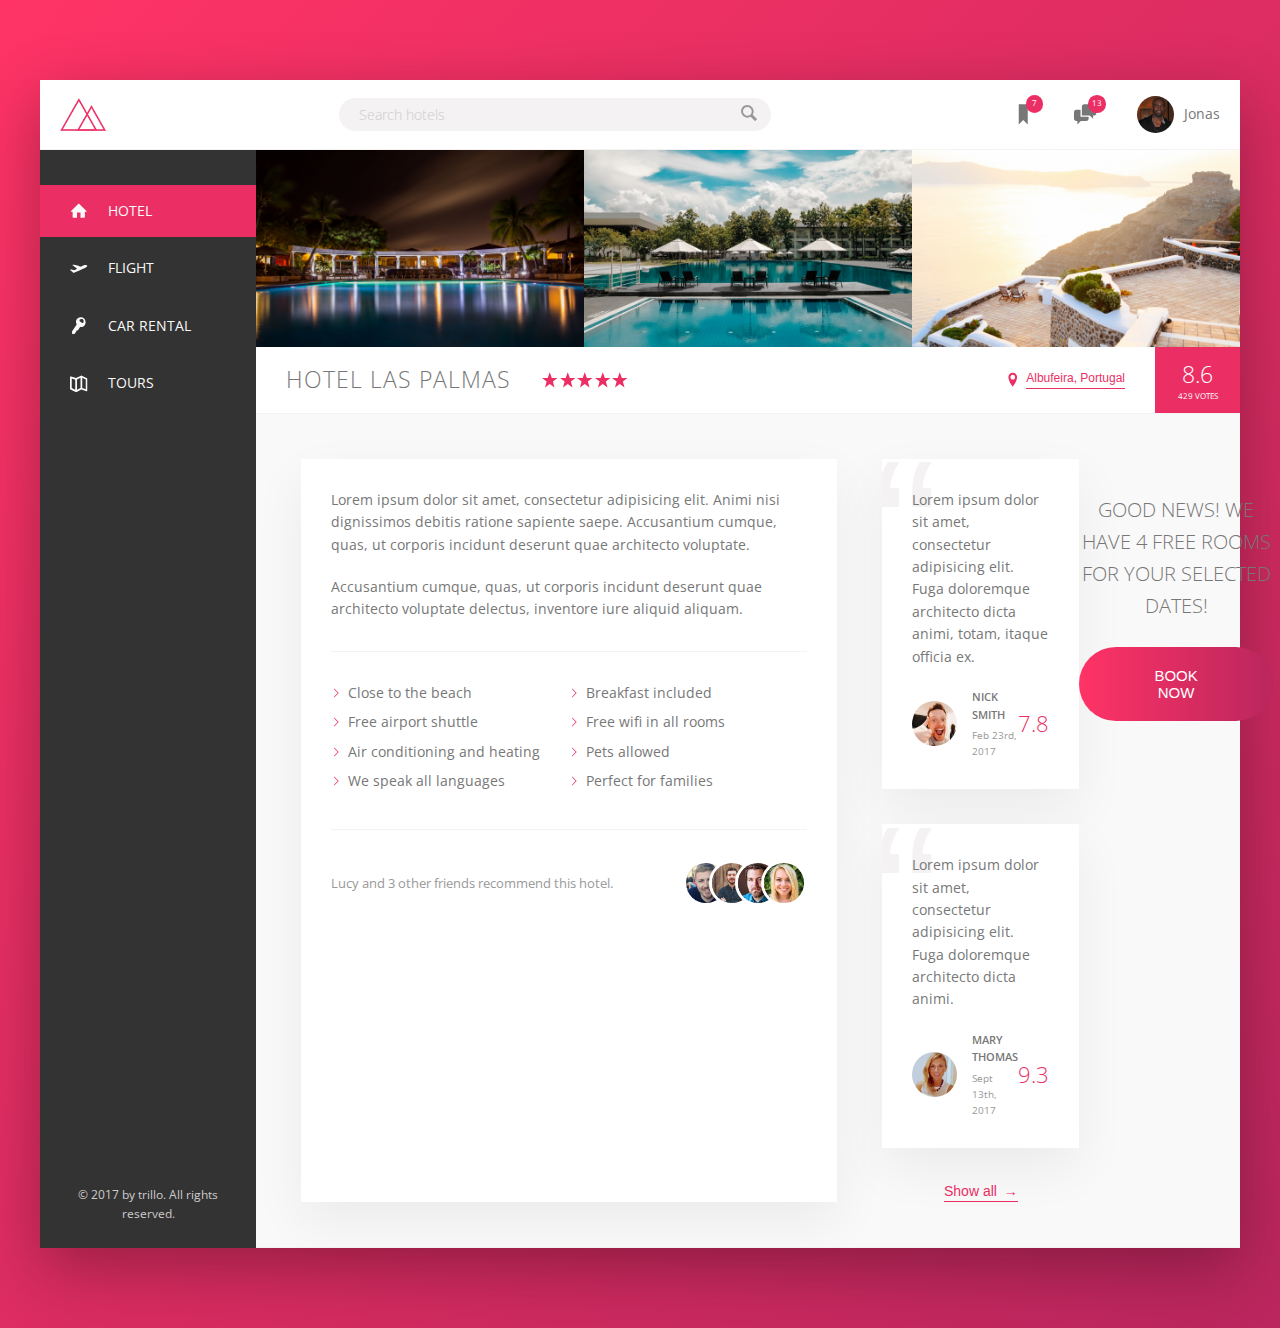
<file: index.html>
<!DOCTYPE html>
<html lang="en">
    <head>
        <meta charset="UTF-8">
        <meta name="viewport" content="width=device-width, initial-scale=1.0">
        
        <link href="https://fonts.googleapis.com/css?family=Open+Sans:300,400,600" rel="stylesheet">
        <link rel="stylesheet" href="css/style.css">
        <link rel="shortcut icon" type="image/png" href="img/favicon.png">
        
        <title>Trillo &mdash; Your all-in-one booking app</title>
    </head>
    <body>
        <div class="container">
            <header class="header">
                <img src="img/logo.png" alt="trillo logo" class="logo">

                <form action="#" class="search">
                    <input type="text" class="search__input" placeholder="Search hotels">
                    <button class="search__button">
                        <svg class="search__icon">
                            <use xlink:href="img/sprite.svg#icon-magnifying-glass"></use>
                        </svg>
                    </button>
                </form>

                <nav class="user-nav">
                    <div class="user-nav__icon-box">
                        <svg class="user-nav__icon">
                            <use xlink:href="img/sprite.svg#icon-bookmark"></use>
                        </svg>
                        <span class="user-nav__notification">7</span>
                    </div>
                    <div class="user-nav__icon-box">
                        <svg class="user-nav__icon">
                            <use xlink:href="img/sprite.svg#icon-chat"></use>
                        </svg>
                        <span class="user-nav__notification">13</span>
                    </div>
                    <div class="user-nav__user">
                        <img src="img/user.jpg" alt="User photo" class="user-nav__user-photo">
                        <span class="user-nav__user-name">Jonas</span>
                    </div>
                </nav>
            </header>


            <div class="content">
                <nav class="sidebar">
                    <ul class="side-nav">
                        <li class="side-nav__item side-nav__item--active">
                            <a href="#" class="side-nav__link">
                                <svg class="side-nav__icon">
                                    <use xlink:href="img/sprite.svg#icon-home"></use>
                                </svg>
                                <span>Hotel</span>
                            </a>
                        </li>
                        <li class="side-nav__item">
                            <a href="#" class="side-nav__link">
                                <svg class="side-nav__icon">
                                    <use xlink:href="img/sprite.svg#icon-aircraft-take-off"></use>
                                </svg>
                                <span>Flight</span>
                            </a>
                        </li>
                        <li class="side-nav__item">
                            <a href="#" class="side-nav__link">
                                <svg class="side-nav__icon">
                                    <use xlink:href="img/sprite.svg#icon-key"></use>
                                </svg>
                                <span>Car rental</span>
                            </a>
                        </li>
                        <li class="side-nav__item">
                            <a href="#" class="side-nav__link">
                                <svg class="side-nav__icon">
                                    <use xlink:href="img/sprite.svg#icon-map"></use>
                                </svg>
                                <span>Tours</span>
                            </a>
                        </li>
                    </ul>

                    <div class="legal">
                        &copy; 2017 by trillo. All rights reserved.
                    </div>
                </nav>



                <main class="hotel-view">
                    <div class="gallery">
                        <figure class="gallery__item">
                            <img src="img/hotel-1.jpg" alt="Photo of hotel 1" class="gallery__photo">
                        </figure>
                        <figure class="gallery__item">
                            <img src="img/hotel-2.jpg" alt="Photo of hotel 2" class="gallery__photo">
                        </figure>
                        <figure class="gallery__item">
                            <img src="img/hotel-3.jpg" alt="Photo of hotel 3" class="gallery__photo">
                        </figure>
                    </div>

                    <div class="overview">
                        <h1 class="overview__heading">
                            Hotel Las Palmas
                        </h1>

                        <div class="overview__stars">
                            <svg class="overview__icon-star">
                                <use xlink:href="img/sprite.svg#icon-star"></use>
                            </svg>
                            <svg class="overview__icon-star">
                                <use xlink:href="img/sprite.svg#icon-star"></use>
                            </svg>
                            <svg class="overview__icon-star">
                                <use xlink:href="img/sprite.svg#icon-star"></use>
                            </svg>
                            <svg class="overview__icon-star">
                                <use xlink:href="img/sprite.svg#icon-star"></use>
                            </svg>
                            <svg class="overview__icon-star">
                                <use xlink:href="img/sprite.svg#icon-star"></use>
                            </svg>
                        </div>

                        <div class="overview__location">
                            <svg class="overview__icon-location">
                                <use xlink:href="img/sprite.svg#icon-location-pin"></use>
                            </svg>
                            <button class="btn-inline">Albufeira, Portugal</button>
                        </div>

                        <div class="overview__rating">
                            <div class="overview__rating-average">8.6</div>
                            <div class="overview__rating-count">429 votes</div>
                        </div>
                    </div>

                    <div class="detail">
                        <div class="description">
                            <p class="paragraph">
                                Lorem ipsum dolor sit amet, consectetur adipisicing elit. Animi nisi dignissimos debitis ratione sapiente saepe. Accusantium cumque, quas, ut corporis incidunt deserunt quae architecto voluptate.
                            </p>
                            <p class="paragraph">
                                Accusantium cumque, quas, ut corporis incidunt deserunt quae architecto voluptate delectus, inventore iure aliquid aliquam.
                            </p>
                            <ul class="list">
                                <li class="list__item">Close to the beach</li>
                                <li class="list__item">Breakfast included</li>
                                <li class="list__item">Free airport shuttle</li>
                                <li class="list__item">Free wifi in all rooms</li>
                                <li class="list__item">Air conditioning and heating</li>
                                <li class="list__item">Pets allowed</li>
                                <li class="list__item">We speak all languages</li>
                                <li class="list__item">Perfect for families</li>
                            </ul>
                            <div class="recommend">
                                <p class="recommend__count">
                                    Lucy and 3 other friends recommend this hotel.
                                </p>
                                <div class="recommend__friends">
                                    <img src="img/user-3.jpg" alt="Friend 1" class="recommend__photo">
                                    <img src="img/user-4.jpg" alt="Friend 2" class="recommend__photo">
                                    <img src="img/user-5.jpg" alt="Friend 3" class="recommend__photo">
                                    <img src="img/user-6.jpg" alt="Friend 4" class="recommend__photo">
                                </div>
                            </div>
                        </div>

                        <div class="user-reviews">
                            <figure class="review">
                                <blockquote class="review__text">
                                    Lorem ipsum dolor sit amet, consectetur adipisicing elit. Fuga doloremque architecto dicta animi, totam, itaque officia ex.
                                </blockquote>
                                <figcaption class="review__user">
                                    <img src="img/user-1.jpg" alt="User 1" class="review__photo">
                                    <div class="review__user-box">
                                        <p class="review__user-name">Nick Smith</p>
                                        <p class="review__user-date">Feb 23rd, 2017</p>
                                    </div>
                                    <div class="review__rating">7.8</div>
                                </figcaption>
                            </figure>

                            <figure class="review">
                                <blockquote class="review__text">
                                    Lorem ipsum dolor sit amet, consectetur adipisicing elit. Fuga doloremque architecto dicta animi.
                                </blockquote>
                                <figcaption class="review__user">
                                    <img src="img/user-2.jpg" alt="User 1" class="review__photo">
                                    <div class="review__user-box">
                                        <p class="review__user-name">Mary Thomas</p>
                                        <p class="review__user-date">Sept 13th, 2017</p>
                                    </div>
                                    <div class="review__rating">9.3</div>
                                </figcaption>
                            </figure>

                            <button class="btn-inline">Show all <span>&rarr;</span></button>
                        </div>

                        <div class="cta">
                            <h2 class="cta__book-now">
                                Good news! We have 4 free rooms for your selected dates!
                            </h2>
                            <button class="btn">
                                <span class="btn__visible">Book now</span>
                                <span class="btn__invisible">Only 4 rooms left</span>
                            </button>
                        </div>

                    </div>


                </main>
            </div>
        </div>
    </body>
</html>
</file>
<file: css/style.css>
:root{--color-primary:#eb2f64;--color-primary-light:#FF3366;--color-primary-dark:#BA265D;--color-grey-light-1:#faf9f9;--color-grey-light-2:#f4f2f2;--color-grey-light-3:#f0eeee;--color-grey-light-4:#ccc;--color-grey-dark-1:#333;--color-grey-dark-2:#777;--color-grey-dark-3:#999;--shadow-dark:0 2rem 6rem rgba(0,0,0,0.3);--shadow-light:0 2rem 5rem rgba(0,0,0,0.06);--line:1px solid var(--color-grey-light-2)}*{margin:0;padding:0}*,*::before,*::after{-webkit-box-sizing:inherit;box-sizing:inherit}html{-webkit-box-sizing:border-box;box-sizing:border-box;font-size:62.5%}@media only screen and (max-width: 68.75em){html{font-size:50%}}body{font-family:'Open Sans', sans-serif;font-weight:400;line-height:1.6;color:var(--color-grey-dark-2);background-image:-webkit-gradient(linear, left top, right bottom, from(var(--color-primary-light)), to(var(--color-primary-dark)));background-image:linear-gradient(to right bottom, var(--color-primary-light), var(--color-primary-dark));background-size:cover;background-repeat:no-repeat;min-height:100vh}.container{max-width:120rem;margin:8rem auto;background-color:var(--color-grey-light-1);-webkit-box-shadow:var(--shadow-dark);box-shadow:var(--shadow-dark);min-height:50rem}@media only screen and (max-width: 75em){.container{margin:0;max-width:100%;width:100%}}.header{font-size:1.4rem;height:7rem;background-color:#fff;border-bottom:var(--line);display:-webkit-box;display:-ms-flexbox;display:flex;-webkit-box-pack:justify;-ms-flex-pack:justify;justify-content:space-between;-webkit-box-align:center;-ms-flex-align:center;align-items:center}@media only screen and (max-width: 31.25em){.header{-ms-flex-wrap:wrap;flex-wrap:wrap;-ms-flex-line-pack:distribute;align-content:space-around;height:11rem}}.content{display:-webkit-box;display:-ms-flexbox;display:flex}@media only screen and (max-width: 56.25em){.content{-webkit-box-orient:vertical;-webkit-box-direction:normal;-ms-flex-direction:column;flex-direction:column}}.sidebar{background-color:var(--color-grey-dark-1);-webkit-box-flex:0;-ms-flex:0 0 18%;flex:0 0 18%;display:-webkit-box;display:-ms-flexbox;display:flex;-webkit-box-orient:vertical;-webkit-box-direction:normal;-ms-flex-direction:column;flex-direction:column;-webkit-box-pack:justify;-ms-flex-pack:justify;justify-content:space-between}.hotel-view{background-color:#fff;-webkit-box-flex:1;-ms-flex:1;flex:1}.detail{font-size:1.4rem;display:-webkit-box;display:-ms-flexbox;display:flex;padding:4.5rem;background-color:var(--color-grey-light-1);border-bottom:var(--line)}@media only screen and (max-width: 56.25em){.detail{padding:3rem}}@media only screen and (max-width: 37.5em){.detail{-webkit-box-orient:vertical;-webkit-box-direction:normal;-ms-flex-direction:column;flex-direction:column}}.description{background-color:#fff;-webkit-box-shadow:var(--shadow-light);box-shadow:var(--shadow-light);padding:3rem;-webkit-box-flex:0;-ms-flex:0 0 60%;flex:0 0 60%;margin-right:4.5rem}@media only screen and (max-width: 56.25em){.description{padding:2rem;margin-right:3rem}}@media only screen and (max-width: 37.5em){.description{margin-right:0;margin-bottom:3rem}}.user-reviews{-webkit-box-flex:1;-ms-flex:1;flex:1;display:-webkit-box;display:-ms-flexbox;display:flex;-webkit-box-orient:vertical;-webkit-box-direction:normal;-ms-flex-direction:column;flex-direction:column;-webkit-box-align:center;-ms-flex-align:center;align-items:center}.logo{height:3.25rem;margin-left:2rem}.search{-webkit-box-flex:0;-ms-flex:0 0 40%;flex:0 0 40%;display:-webkit-box;display:-ms-flexbox;display:flex;-webkit-box-align:center;-ms-flex-align:center;align-items:center;-webkit-box-pack:center;-ms-flex-pack:center;justify-content:center}@media only screen and (max-width: 31.25em){.search{-webkit-box-ordinal-group:2;-ms-flex-order:1;order:1;-webkit-box-flex:0;-ms-flex:0 0 100%;flex:0 0 100%;background-color:var(--color-grey-light-2)}}.search__input{font-family:inherit;font-size:inherit;color:inherit;background-color:var(--color-grey-light-2);border:none;padding:.7rem 2rem;border-radius:100px;width:90%;-webkit-transition:all .2s;transition:all .2s;margin-right:-3.25rem}.search__input:focus{outline:none;width:100%;background-color:var(--color-grey-light-3)}.search__input::-webkit-input-placeholder{font-weight:100;color:var(--color-grey-light-4)}.search__input:focus+.search__button{background-color:var(--color-grey-light-3)}.search__button{border:none;background-color:var(--color-grey-light-2)}.search__button:focus{outline:none}.search__button:active{-webkit-transform:translateY(2px);transform:translateY(2px)}.search__icon{height:2rem;width:2rem;fill:var(--color-grey-dark-3)}.user-nav{-ms-flex-item-align:stretch;align-self:stretch;display:-webkit-box;display:-ms-flexbox;display:flex;-webkit-box-align:center;-ms-flex-align:center;align-items:center}.user-nav>*{padding:0 2rem;cursor:pointer;height:100%;display:-webkit-box;display:-ms-flexbox;display:flex;-webkit-box-align:center;-ms-flex-align:center;align-items:center}.user-nav>*:hover{background-color:var(--color-grey-light-2)}.user-nav__icon-box{position:relative}.user-nav__icon{height:2.25rem;width:2.25rem;fill:var(--color-grey-dark-2)}.user-nav__notification{font-size:.8rem;height:1.75rem;width:1.75rem;border-radius:50%;background-color:var(--color-primary);color:#fff;position:absolute;top:1.5rem;right:1.1rem;display:-webkit-box;display:-ms-flexbox;display:flex;-webkit-box-pack:center;-ms-flex-pack:center;justify-content:center;-webkit-box-align:center;-ms-flex-align:center;align-items:center}.user-nav__user-photo{height:3.75rem;border-radius:50%;margin-right:1rem}.side-nav{font-size:1.4rem;list-style:none;margin-top:3.5rem}@media only screen and (max-width: 56.25em){.side-nav{display:-webkit-box;display:-ms-flexbox;display:flex;margin:0}}.side-nav__item{position:relative}.side-nav__item:not(:last-child){margin-bottom:.5rem}@media only screen and (max-width: 56.25em){.side-nav__item:not(:last-child){margin:0}}@media only screen and (max-width: 56.25em){.side-nav__item{-webkit-box-flex:1;-ms-flex:1;flex:1}}.side-nav__item::before{content:"";position:absolute;top:0;left:0;height:100%;width:3px;background-color:var(--color-primary);-webkit-transform:scaleY(0);transform:scaleY(0);-webkit-transition:width 0.4s cubic-bezier(1, 0, 0, 1) 0.2s,background-color 0.1s,-webkit-transform 0.2s;transition:width 0.4s cubic-bezier(1, 0, 0, 1) 0.2s,background-color 0.1s,-webkit-transform 0.2s;transition:transform 0.2s,width 0.4s cubic-bezier(1, 0, 0, 1) 0.2s,background-color 0.1s;transition:transform 0.2s,width 0.4s cubic-bezier(1, 0, 0, 1) 0.2s,background-color 0.1s,-webkit-transform 0.2s}.side-nav__item:hover::before,.side-nav__item--active::before{-webkit-transform:scaleY(1);transform:scaleY(1);width:100%}.side-nav__item:active::before{background-color:var(--color-primary-light)}.side-nav__link:link,.side-nav__link:visited{color:var(--color-grey-light-1);text-decoration:none;text-transform:uppercase;display:block;padding:1.5rem 3rem;position:relative;z-index:10;display:-webkit-box;display:-ms-flexbox;display:flex;-webkit-box-align:center;-ms-flex-align:center;align-items:center}@media only screen and (max-width: 56.25em){.side-nav__link:link,.side-nav__link:visited{-webkit-box-pack:center;-ms-flex-pack:center;justify-content:center;padding:2rem}}@media only screen and (max-width: 37.5em){.side-nav__link:link,.side-nav__link:visited{-webkit-box-orient:vertical;-webkit-box-direction:normal;-ms-flex-direction:column;flex-direction:column;padding:1.5rem .5rem}}.side-nav__icon{width:1.75rem;height:1.75rem;margin-right:2rem;fill:currentColor}@media only screen and (max-width: 37.5em){.side-nav__icon{margin-right:0;margin-bottom:.7rem;width:1.5rem;height:1.5rem}}.legal{font-size:1.2rem;color:var(--color-grey-light-4);text-align:center;padding:2.5rem}@media only screen and (max-width: 56.25em){.legal{display:none}}.gallery{display:-webkit-box;display:-ms-flexbox;display:flex}.gallery__photo{width:100%;display:block}.overview{display:-webkit-box;display:-ms-flexbox;display:flex;-webkit-box-align:center;-ms-flex-align:center;align-items:center;border-bottom:var(--line)}.overview__heading{font-size:2.25rem;font-weight:300;text-transform:uppercase;letter-spacing:1px;padding:1.5rem 3rem}@media only screen and (max-width: 37.5em){.overview__heading{font-size:1.8rem;padding:1.25rem 2rem}}.overview__stars{margin-right:auto;display:-webkit-box;display:-ms-flexbox;display:flex}.overview__icon-star,.overview__icon-location{width:1.75rem;height:1.75rem;fill:var(--color-primary)}.overview__location{font-size:1.2rem;display:-webkit-box;display:-ms-flexbox;display:flex;vertical-align:center}.overview__icon-location{margin-right:.5rem}.overview__rating{background-color:var(--color-primary);color:#fff;margin-left:3rem;padding:0 2.25rem;-ms-flex-item-align:stretch;align-self:stretch;display:-webkit-box;display:-ms-flexbox;display:flex;-webkit-box-orient:vertical;-webkit-box-direction:normal;-ms-flex-direction:column;flex-direction:column;-webkit-box-align:center;-ms-flex-align:center;align-items:center;-webkit-box-pack:center;-ms-flex-pack:center;justify-content:center}@media only screen and (max-width: 37.5em){.overview__rating{padding:0 1.5rem}}.overview__rating-average{font-size:2.25rem;font-weight:300;margin-bottom:-3px}@media only screen and (max-width: 37.5em){.overview__rating-average{font-size:1.8rem}}.overview__rating-count{font-size:.8rem;text-transform:uppercase}@media only screen and (max-width: 37.5em){.overview__rating-count{font-size:.5rem}}.btn-inline{border:none;color:var(--color-primary);font-size:inherit;border-bottom:1px solid currentColor;padding-bottom:2px;display:inline-block;background-color:transparent;cursor:pointer;-webkit-transition:all .2s;transition:all .2s}.btn-inline span{margin-left:3px;-webkit-transition:margin-left .2s;transition:margin-left .2s}.btn-inline:hover{color:var(--color-grey-dark-1)}.btn-inline:hover span{margin-left:8px}.btn-inline:focus{outline:none;-webkit-animation:pulsate 1s infinite;animation:pulsate 1s infinite}@-webkit-keyframes pulsate{0%{-webkit-transform:scale(1);transform:scale(1);-webkit-box-shadow:none;box-shadow:none}50%{-webkit-transform:scale(1.05);transform:scale(1.05);-webkit-box-shadow:0 1rem 4rem rgba(0,0,0,0.25);box-shadow:0 1rem 4rem rgba(0,0,0,0.25)}100%{-webkit-transform:scale(1);transform:scale(1);-webkit-box-shadow:none;box-shadow:none}}@keyframes pulsate{0%{-webkit-transform:scale(1);transform:scale(1);-webkit-box-shadow:none;box-shadow:none}50%{-webkit-transform:scale(1.05);transform:scale(1.05);-webkit-box-shadow:0 1rem 4rem rgba(0,0,0,0.25);box-shadow:0 1rem 4rem rgba(0,0,0,0.25)}100%{-webkit-transform:scale(1);transform:scale(1);-webkit-box-shadow:none;box-shadow:none}}.paragraph:not(:last-of-type){margin-bottom:2rem}.list{list-style:none;margin:3rem 0;padding:3rem 0;border-top:var(--line);border-bottom:var(--line);display:-webkit-box;display:-ms-flexbox;display:flex;-ms-flex-wrap:wrap;flex-wrap:wrap}.list__item{-webkit-box-flex:0;-ms-flex:0 0 50%;flex:0 0 50%;margin-bottom:.7rem}.list__item::before{content:"";display:inline-block;height:1rem;width:1rem;margin-right:.7rem;background-image:url(../img/chevron-thin-right.svg);background-size:cover}@supports (-webkit-mask-image: url()) or (mask-image: url()){.list__item::before{background-color:var(--color-primary);-webkit-mask-image:url(../img/chevron-thin-right.svg);-webkit-mask-size:cover;mask-image:url(../img/chevron-thin-right.svg);mask-size:cover;background-image:none}}.recommend{font-size:1.3rem;color:var(--color-grey-dark-3);display:-webkit-box;display:-ms-flexbox;display:flex;-webkit-box-align:center;-ms-flex-align:center;align-items:center}.recommend__count{margin-right:auto}.recommend__friends{display:-webkit-box;display:-ms-flexbox;display:flex}.recommend__photo{-webkit-box-sizing:content-box;box-sizing:content-box;height:4rem;width:4rem;border-radius:50%;border:3px solid #fff}.recommend__photo:not(:last-child){margin-right:-2rem}.review{background-color:#fff;-webkit-box-shadow:var(--shadow-light);box-shadow:var(--shadow-light);padding:3rem;margin-bottom:3.5rem;position:relative;overflow:hidden}@media only screen and (max-width: 56.25em){.review{padding:2rem;margin-bottom:3rem}}.review__text{margin-bottom:2rem;z-index:10;position:relative}.review__user{display:-webkit-box;display:-ms-flexbox;display:flex;-webkit-box-align:center;-ms-flex-align:center;align-items:center}.review__photo{height:4.5rem;width:4.5rem;border-radius:50%;margin-right:1.5rem}.review__user-box{margin-right:auto}.review__user-name{font-size:1.1rem;font-weight:600;text-transform:uppercase;margin-bottom:.4rem}.review__user-date{font-size:1rem;color:var(--color-grey-dark-3)}.review__rating{color:var(--color-primary);font-size:2.2rem;font-weight:300}.review::before{content:"\201C";position:absolute;top:-2.75rem;left:-1rem;line-height:1;font-size:20rem;color:var(--color-grey-light-2);font-family:sans-serif;z-index:1}.cta{padding:3.5rem 0;text-align:center}@media only screen and (max-width: 56.25em){.cta{padding:2.5rem 0}}.cta__book-now{font-size:2rem;font-weight:300;text-transform:uppercase;margin-bottom:2.5rem}.btn{font-size:1.5rem;font-weight:300;text-transform:uppercase;border-radius:100px;border:none;background-image:-webkit-gradient(linear, left top, right top, from(var(--color-primary-light)), to(var(--color-primary-dark)));background-image:linear-gradient(to right, var(--color-primary-light), var(--color-primary-dark));color:#fff;position:relative;overflow:hidden;cursor:pointer}.btn>*{display:inline-block;height:100%;width:100%;-webkit-transition:all .2s;transition:all .2s}.btn__visible{padding:2rem 7.5rem}.btn__invisible{position:absolute;padding:2rem 0;left:0;top:-100%}.btn:hover{background-image:-webkit-gradient(linear, right top, left top, from(var(--color-primary-light)), to(var(--color-primary-dark)));background-image:linear-gradient(to left, var(--color-primary-light), var(--color-primary-dark))}.btn:hover .btn__visible{-webkit-transform:translateY(100%);transform:translateY(100%)}.btn:hover .btn__invisible{top:0}.btn:focus{outline:none;-webkit-animation:pulsate 1s infinite;animation:pulsate 1s infinite}
</file>
